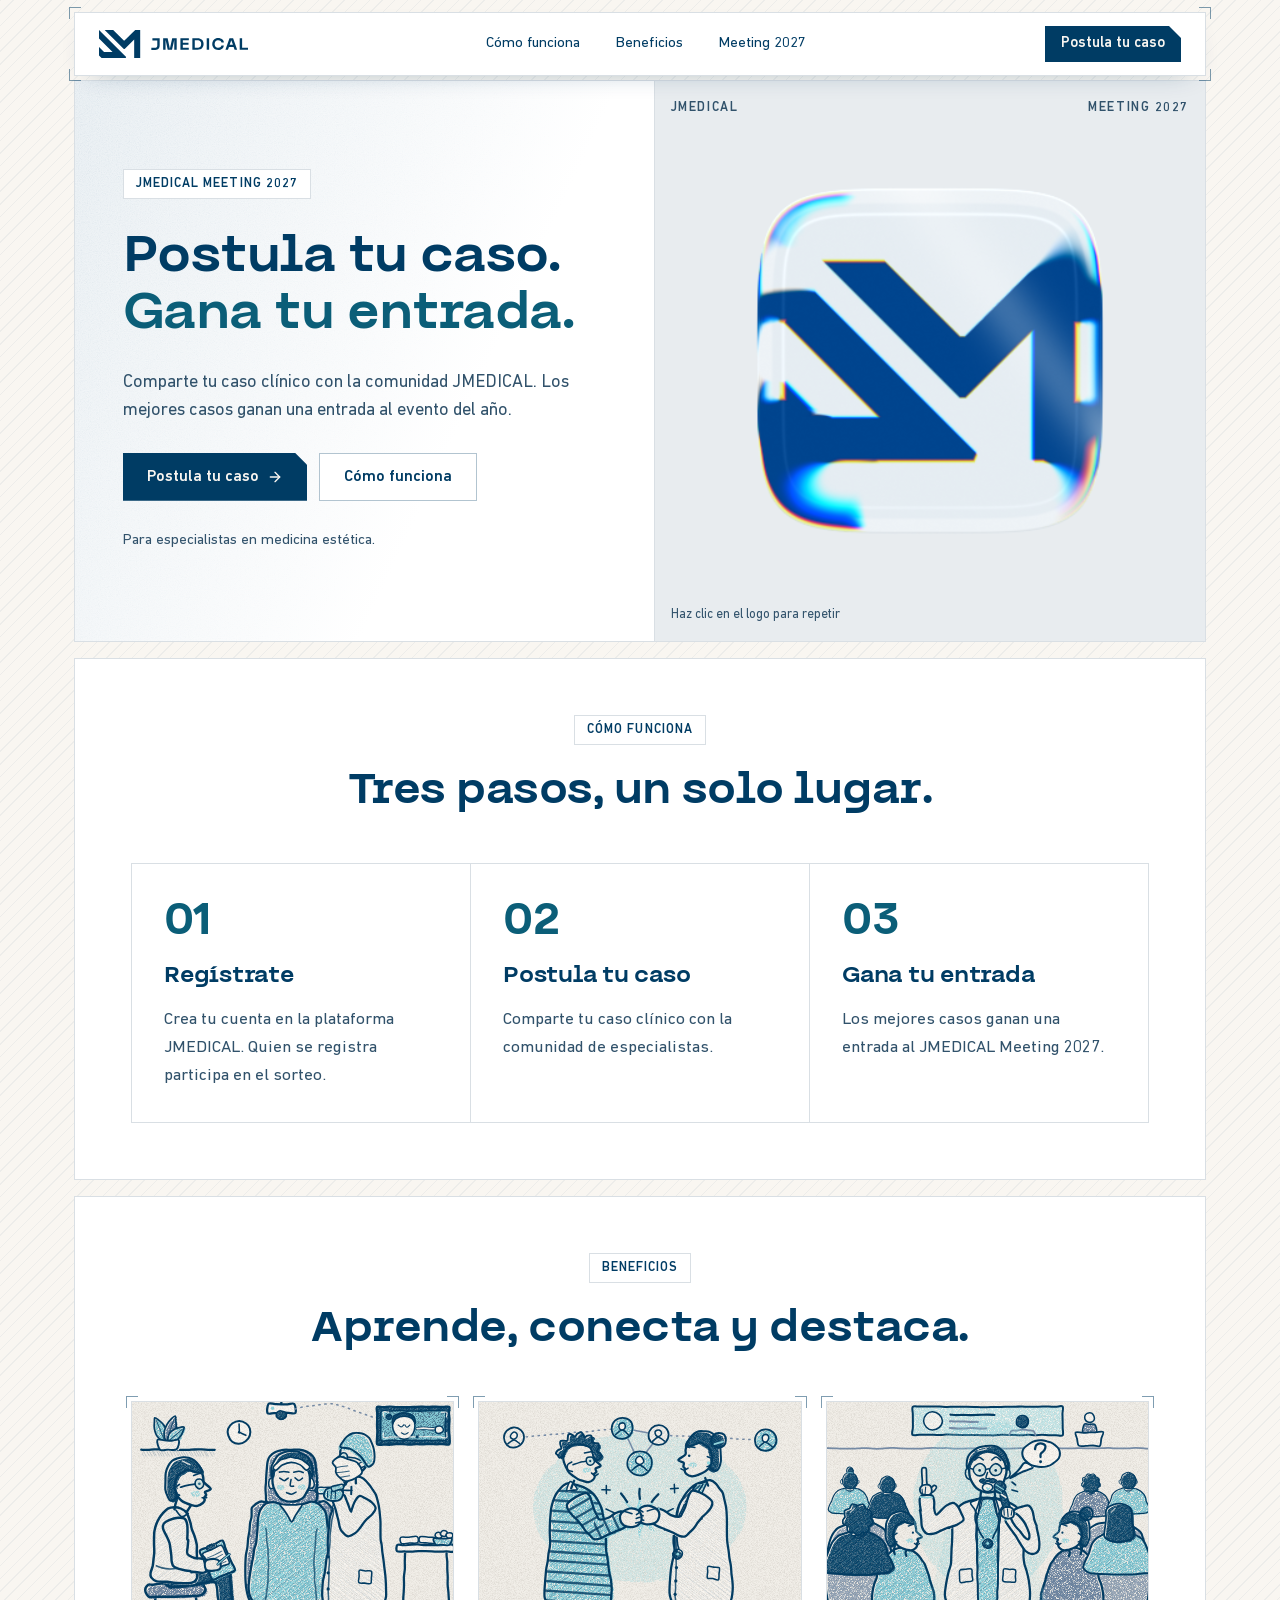
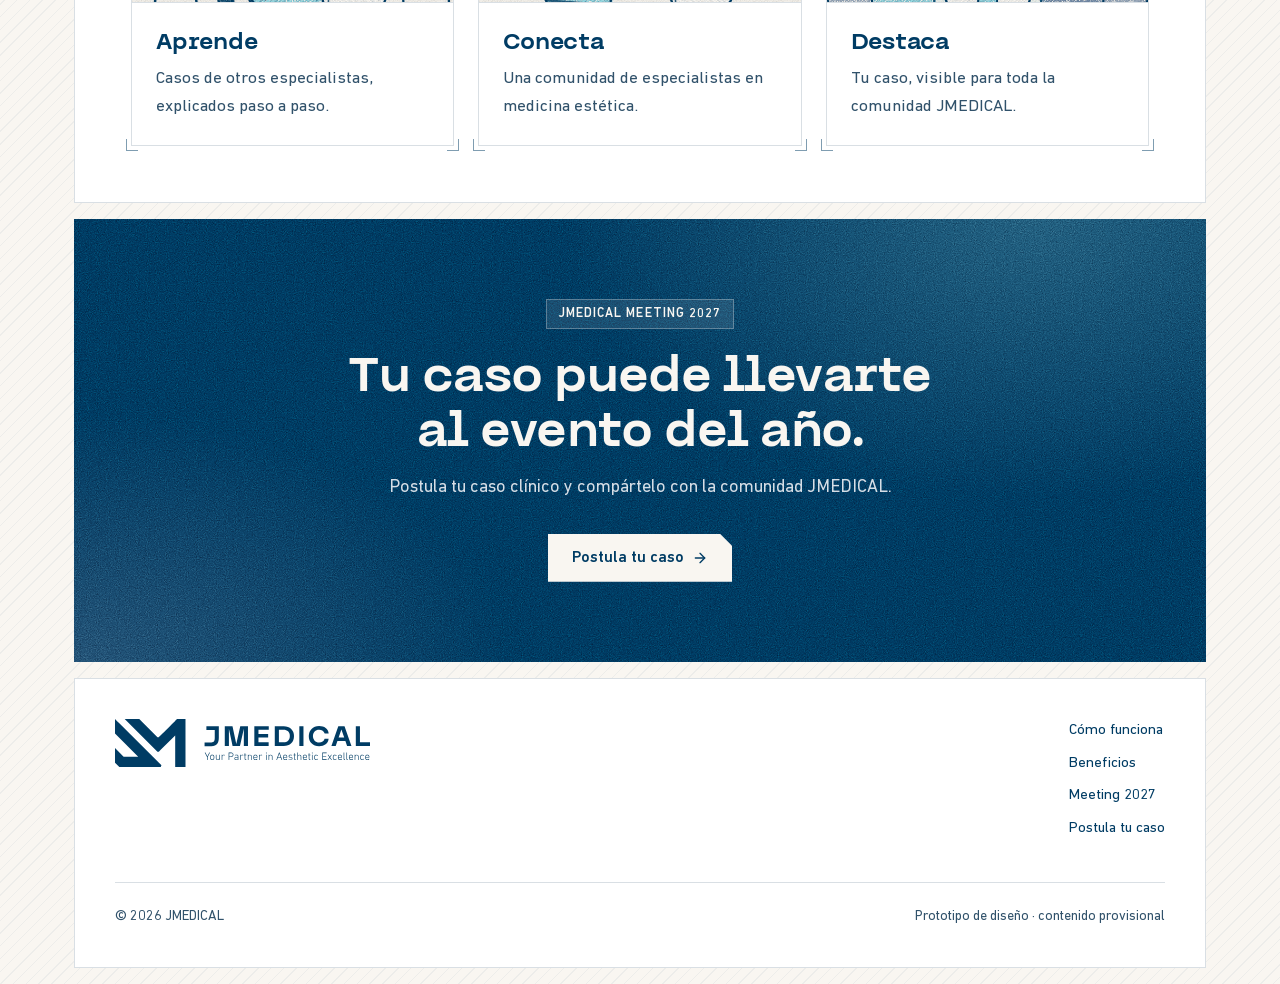
<file: index.html>
<!doctype html>
<html lang="es" data-brand="jmedical">
  <head>
    <meta charset="utf-8" />
    <meta name="viewport" content="width=device-width, initial-scale=1" />
    <meta name="robots" content="noindex, nofollow" />
    <title>JMEDICAL · Plataforma</title>
    <meta name="description" content="Prototipo de la plataforma JMEDICAL: postula tu caso clínico y gana tu entrada al JMEDICAL Meeting 2027." />
    <link rel="icon" href="./favicon.svg" type="image/svg+xml" />
    <script type="module" crossorigin src="./assets/index-BurIhJHu.js"></script>
    <link rel="modulepreload" crossorigin href="./assets/logo-azul-BkGn1NT_.js">
    <link rel="modulepreload" crossorigin href="./assets/brand-glass-reveal-BAnsh-I4.js">
    <link rel="modulepreload" crossorigin href="./assets/skip-link-Biw4qEdV.js">
    <link rel="stylesheet" crossorigin href="./assets/logo-azul-B99ZChij.css">
  </head>
  <body>
    <div id="root"></div>
  </body>
</html>
</file>
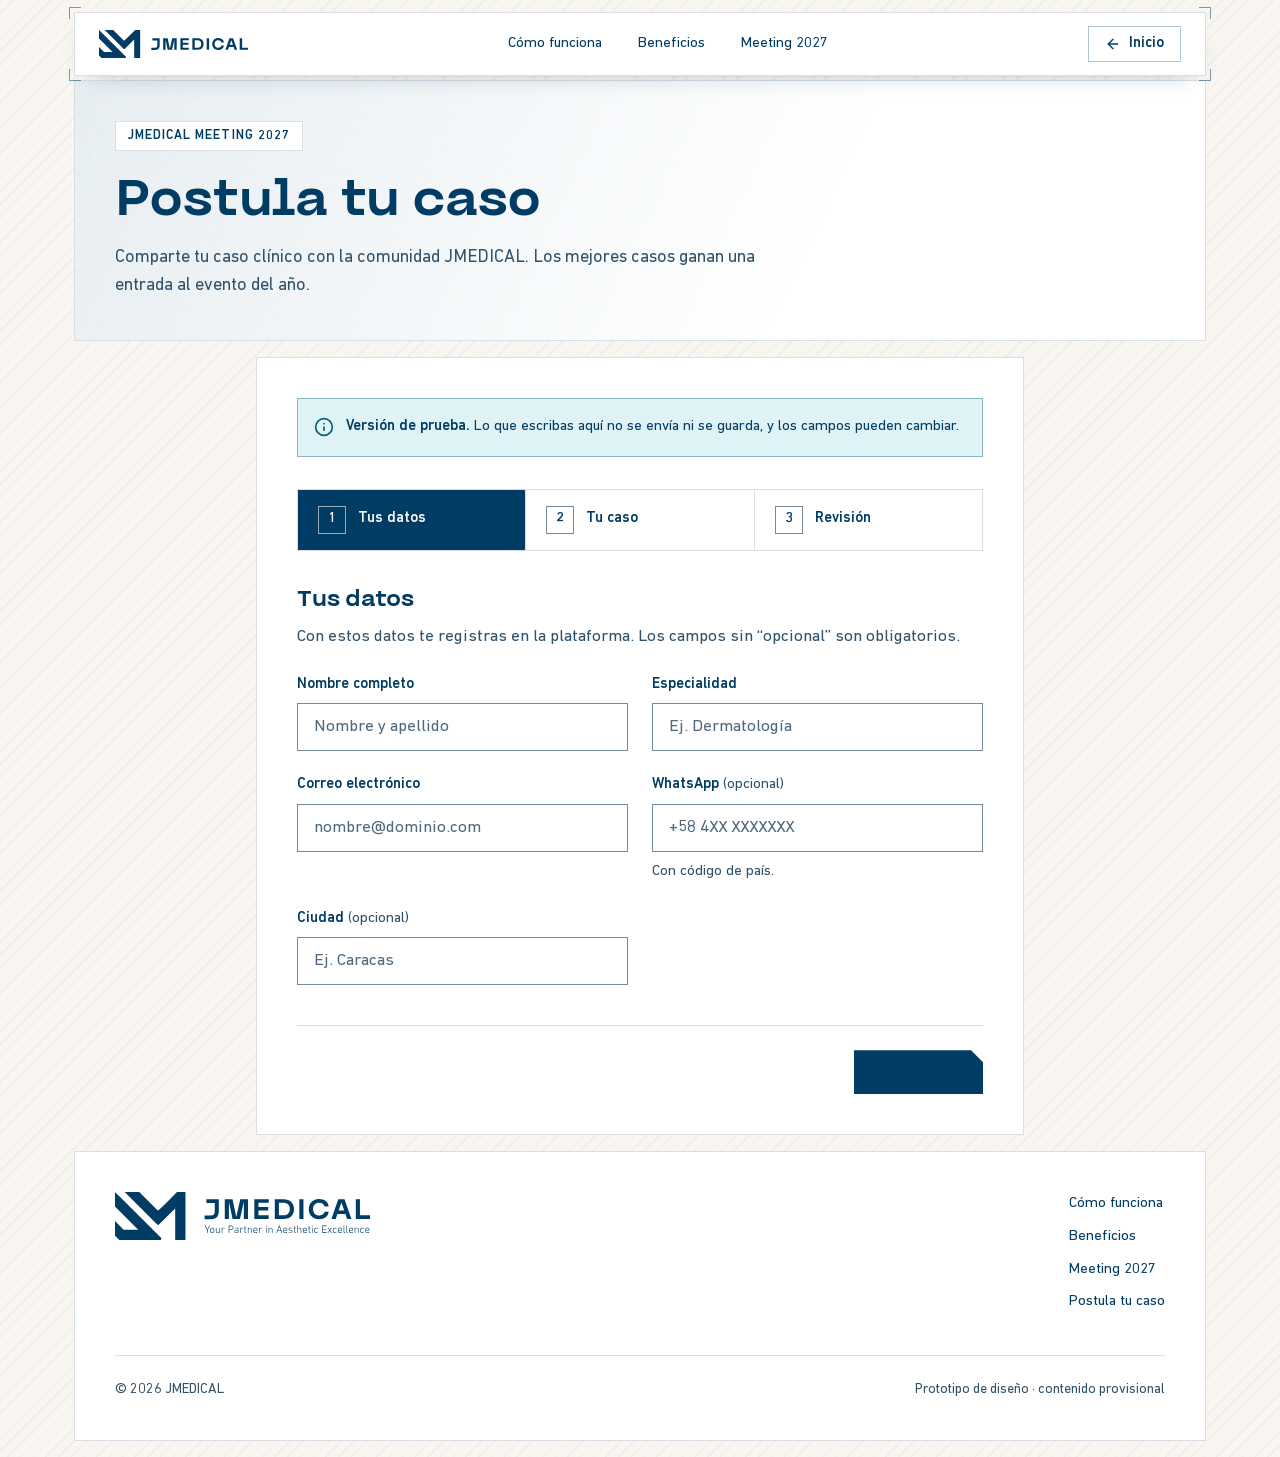
<file: postula.html>
<!doctype html>
<html lang="es" data-brand="jmedical">
  <head>
    <meta charset="utf-8" />
    <meta name="viewport" content="width=device-width, initial-scale=1" />
    <meta name="robots" content="noindex, nofollow" />
    <title>Postula tu caso · JMEDICAL</title>
    <meta name="description" content="Postula tu caso clínico y compártelo con la comunidad JMEDICAL. Versión de prueba." />
    <link rel="icon" href="./favicon.svg" type="image/svg+xml" />
    <script type="module" crossorigin src="./assets/postula-BrckkOPz.js"></script>
    <link rel="modulepreload" crossorigin href="./assets/logo-azul-BkGn1NT_.js">
    <link rel="modulepreload" crossorigin href="./assets/field-BmCjv1d0.js">
    <link rel="modulepreload" crossorigin href="./assets/skip-link-Biw4qEdV.js">
    <link rel="stylesheet" crossorigin href="./assets/logo-azul-B99ZChij.css">
  </head>
  <body>
    <div id="root"></div>
  </body>
</html>
</file>
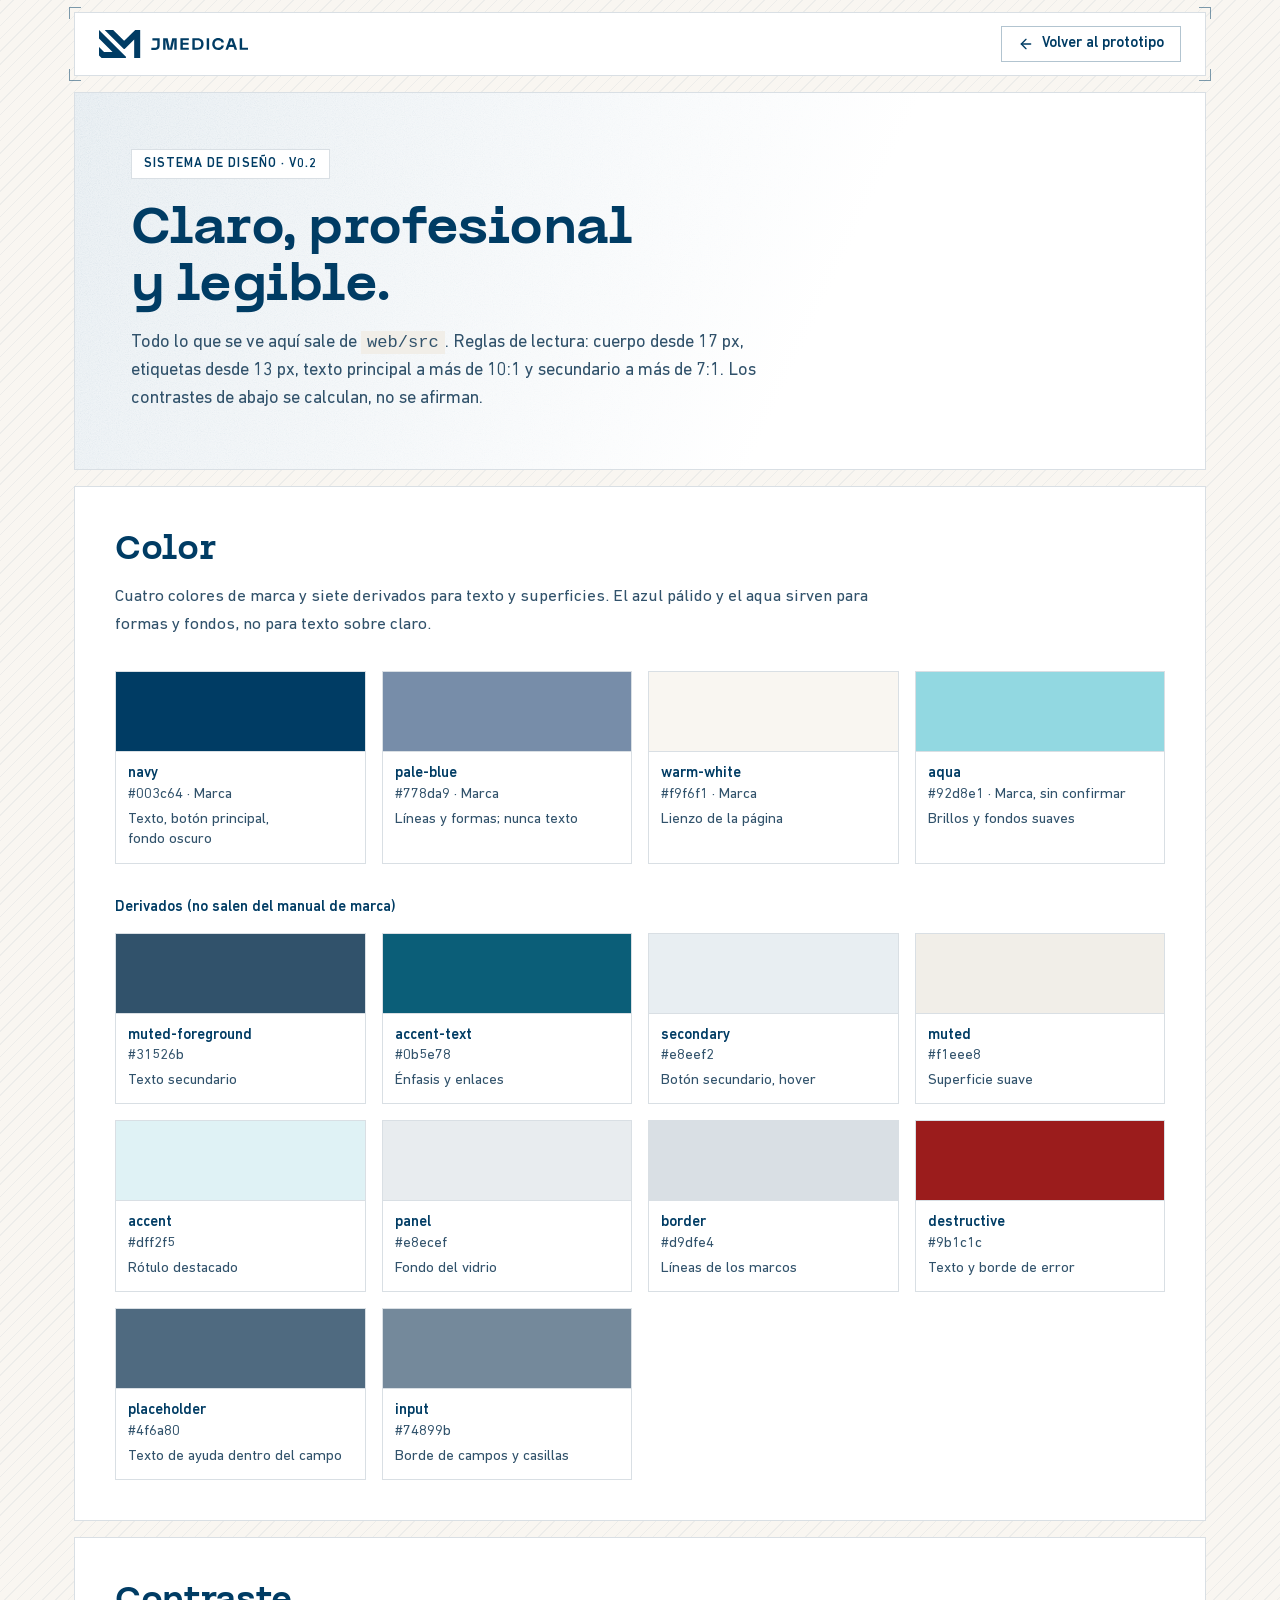
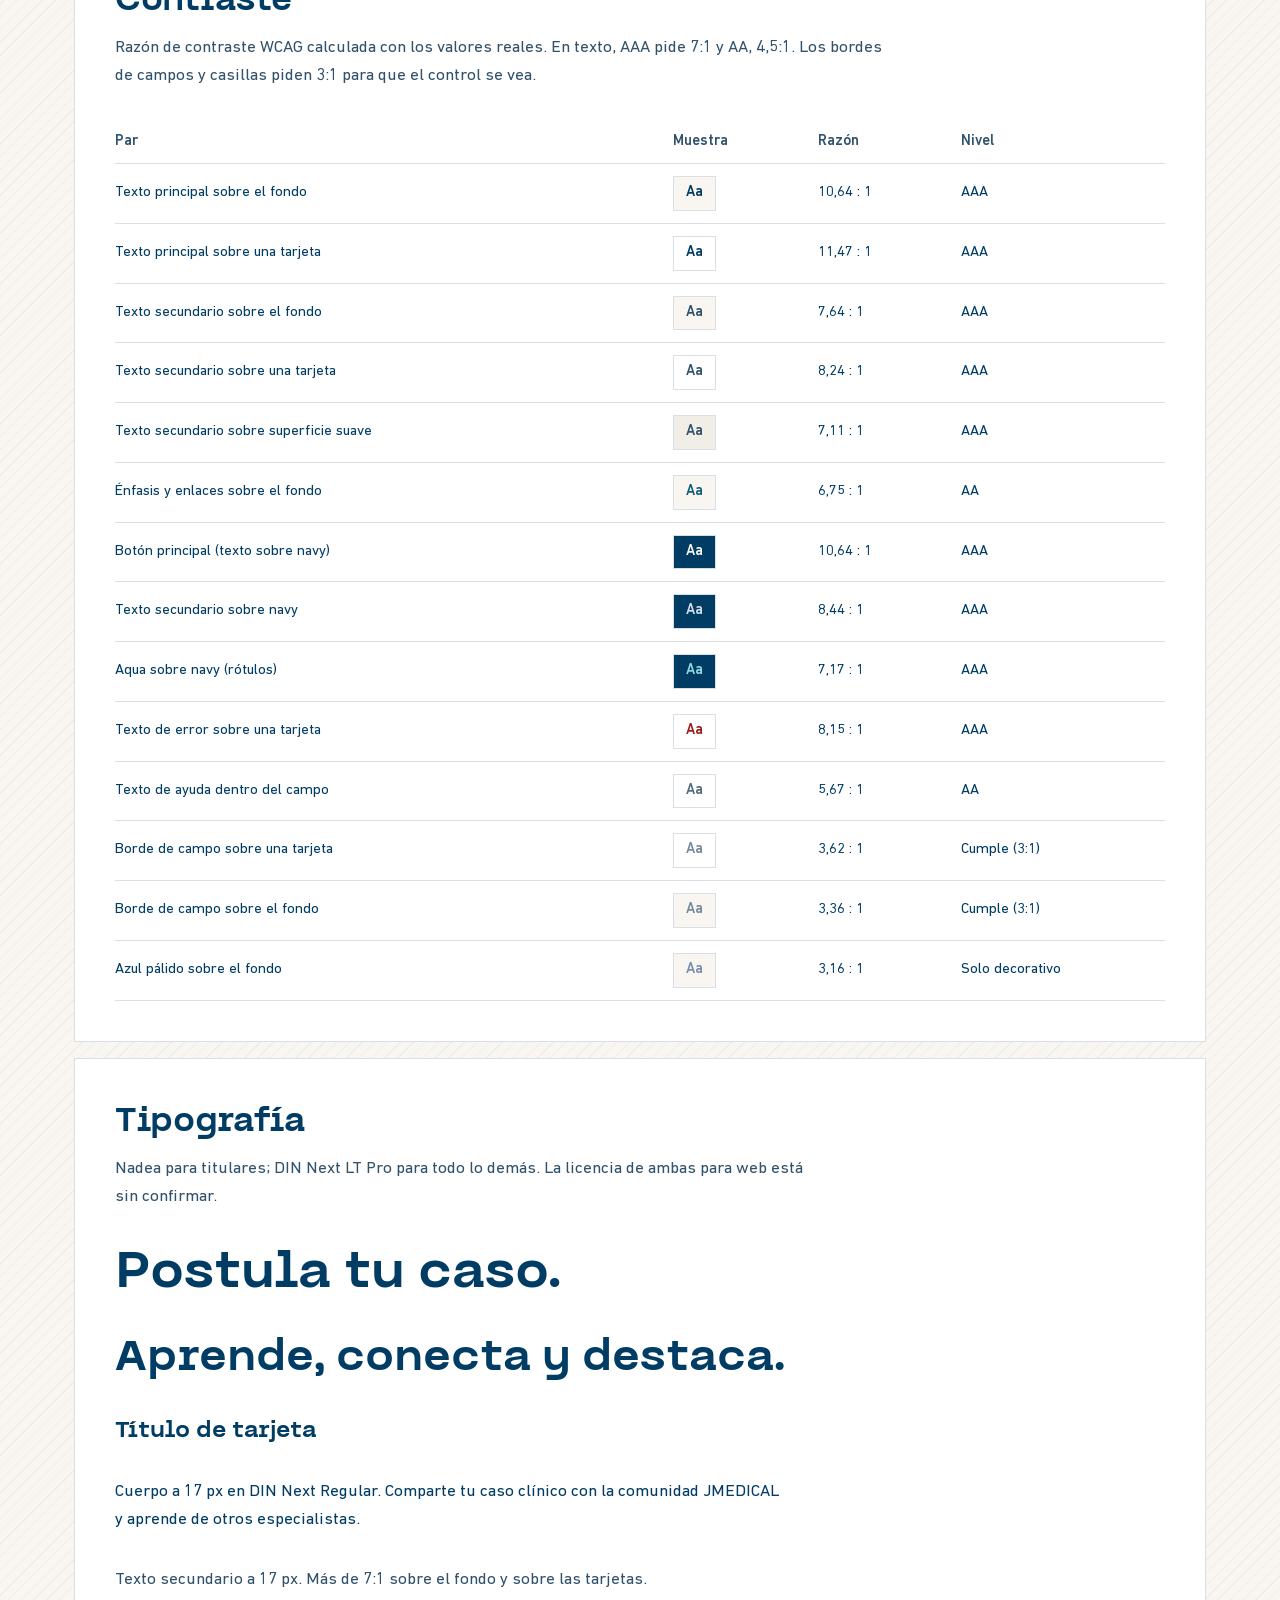
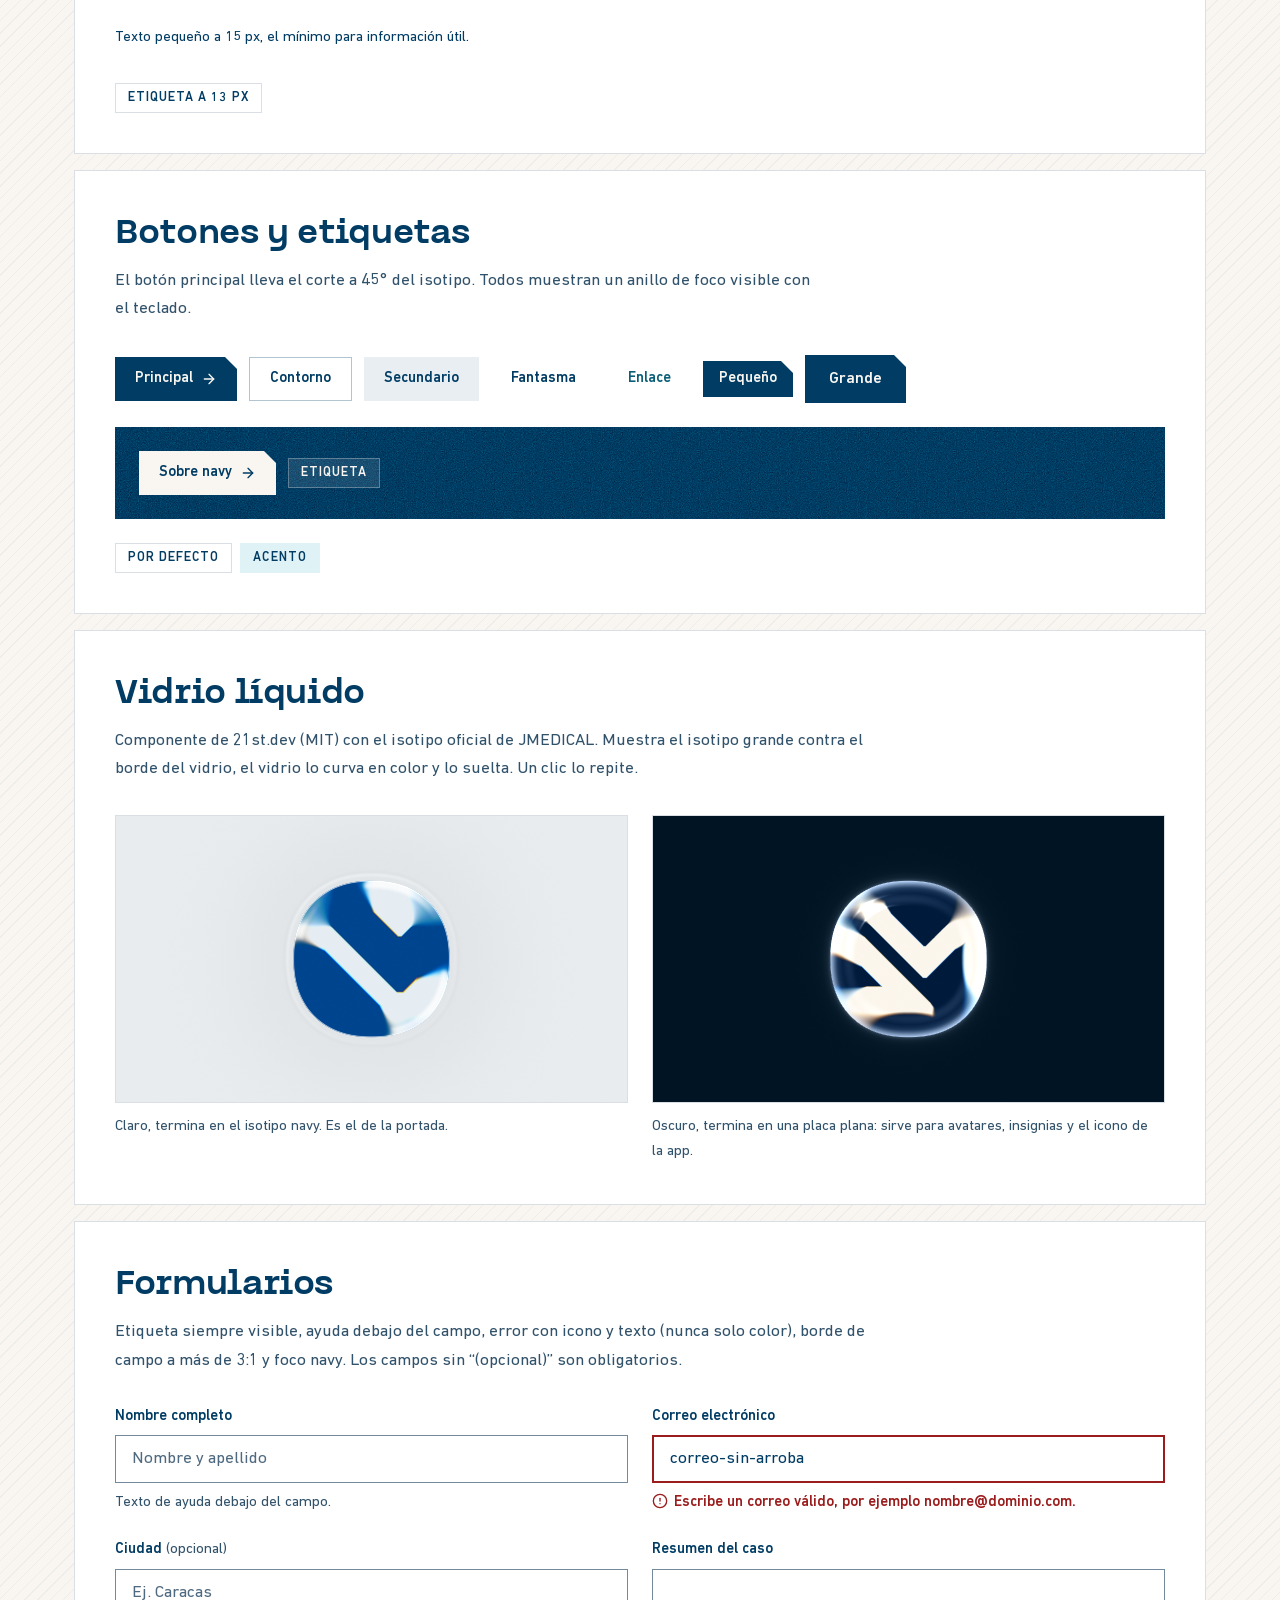
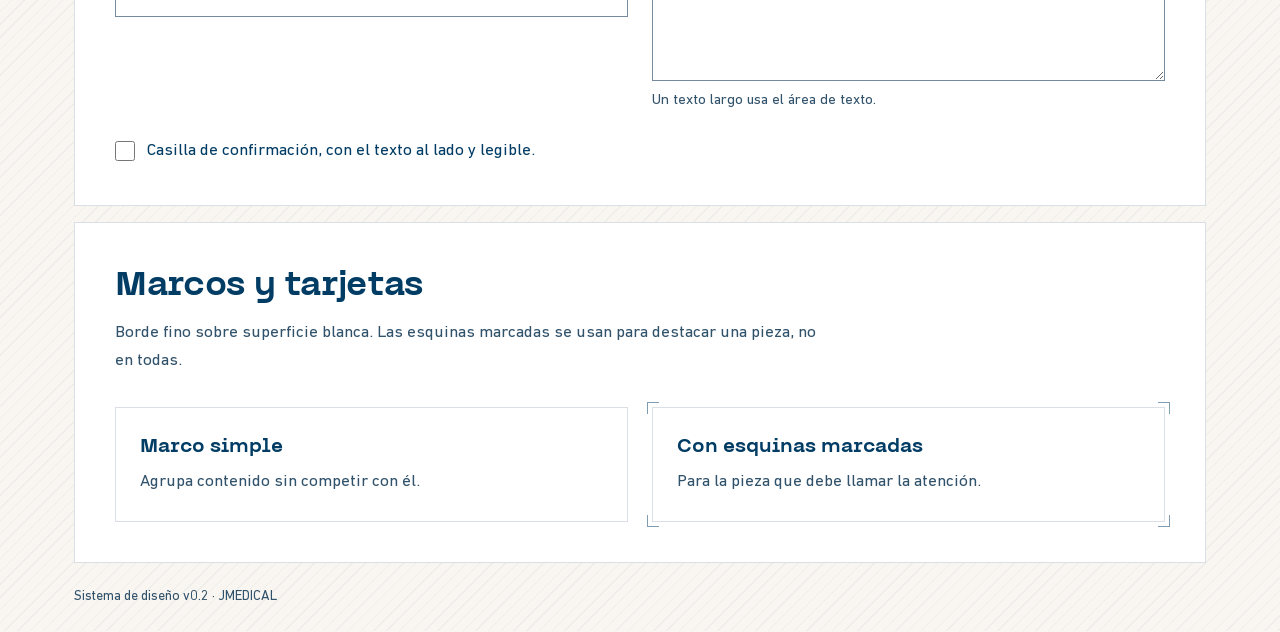
<file: sistema.html>
<!doctype html>
<html lang="es" data-brand="jmedical">
  <head>
    <meta charset="utf-8" />
    <meta name="viewport" content="width=device-width, initial-scale=1" />
    <meta name="robots" content="noindex, nofollow" />
    <title>JMEDICAL · Sistema de diseño</title>
    <link rel="icon" href="./favicon.svg" type="image/svg+xml" />
    <script type="module" crossorigin src="./assets/sistema-Dc1Xz0SZ.js"></script>
    <link rel="modulepreload" crossorigin href="./assets/logo-azul-BkGn1NT_.js">
    <link rel="modulepreload" crossorigin href="./assets/field-BmCjv1d0.js">
    <link rel="modulepreload" crossorigin href="./assets/brand-glass-reveal-BAnsh-I4.js">
    <link rel="stylesheet" crossorigin href="./assets/logo-azul-B99ZChij.css">
  </head>
  <body>
    <div id="root"></div>
  </body>
</html>
</file>
<file: assets/logo-azul-B99ZChij.css>
/*! tailwindcss v4.3.3 | MIT License | https://tailwindcss.com */
@layer properties{@supports (((-webkit-hyphens:none)) and (not (margin-trim:inline))) or ((-moz-orient:inline) and (not (color:rgb(from red r g b)))){*,:before,:after,::backdrop{--tw-rotate-x:initial;--tw-rotate-y:initial;--tw-rotate-z:initial;--tw-skew-x:initial;--tw-skew-y:initial;--tw-border-style:solid;--tw-leading:initial;--tw-font-weight:initial;--tw-tracking:initial;--tw-ordinal:initial;--tw-slashed-zero:initial;--tw-numeric-figure:initial;--tw-numeric-spacing:initial;--tw-numeric-fraction:initial;--tw-shadow:0 0 #0000;--tw-shadow-color:initial;--tw-shadow-alpha:100%;--tw-inset-shadow:0 0 #0000;--tw-inset-shadow-color:initial;--tw-inset-shadow-alpha:100%;--tw-ring-color:initial;--tw-ring-shadow:0 0 #0000;--tw-inset-ring-color:initial;--tw-inset-ring-shadow:0 0 #0000;--tw-ring-inset:initial;--tw-ring-offset-width:0px;--tw-ring-offset-color:#fff;--tw-ring-offset-shadow:0 0 #0000;--tw-outline-style:solid;--tw-blur:initial;--tw-brightness:initial;--tw-contrast:initial;--tw-grayscale:initial;--tw-hue-rotate:initial;--tw-invert:initial;--tw-opacity:initial;--tw-saturate:initial;--tw-sepia:initial;--tw-drop-shadow:initial;--tw-drop-shadow-color:initial;--tw-drop-shadow-alpha:100%;--tw-drop-shadow-size:initial;--tw-backdrop-blur:initial;--tw-backdrop-brightness:initial;--tw-backdrop-contrast:initial;--tw-backdrop-grayscale:initial;--tw-backdrop-hue-rotate:initial;--tw-backdrop-invert:initial;--tw-backdrop-opacity:initial;--tw-backdrop-saturate:initial;--tw-backdrop-sepia:initial}}}@layer theme{:root,:host{--font-mono:ui-monospace, SFMono-Regular, Menlo, Monaco, Consolas, "Liberation Mono", "Courier New", monospace;--color-white:#fff;--spacing:.25rem;--container-xl:36rem;--container-2xl:42rem;--container-3xl:48rem;--text-sm:.875rem;--text-sm--line-height:calc(1.25 / .875);--text-base:1rem;--text-base--line-height:calc(1.5 / 1);--text-lg:1.125rem;--text-lg--line-height:calc(1.75 / 1.125);--text-xl:1.25rem;--text-xl--line-height:calc(1.75 / 1.25);--text-2xl:1.5rem;--text-2xl--line-height:calc(2 / 1.5);--text-3xl:1.875rem;--text-3xl--line-height:calc(2.25 / 1.875);--text-5xl:3rem;--text-5xl--line-height:1;--font-weight-normal:400;--font-weight-medium:500;--font-weight-semibold:600;--leading-tight:1.25;--leading-snug:1.375;--leading-relaxed:1.625;--default-transition-duration:.15s;--default-transition-timing-function:cubic-bezier(.4, 0, .2, 1);--default-font-family:"DIN Next LT Pro", ui-sans-serif, system-ui, sans-serif;--default-mono-font-family:var(--font-mono);--font-display:"Nadea", "DIN Next LT Pro", ui-sans-serif, system-ui, sans-serif}}@layer base{*,:after,:before,::backdrop{box-sizing:border-box;border:0 solid;margin:0;padding:0}::file-selector-button{box-sizing:border-box;border:0 solid;margin:0;padding:0}html,:host{-webkit-text-size-adjust:100%;tab-size:4;line-height:1.5;font-family:var(--default-font-family,-apple-system, BlinkMacSystemFont, "Segoe UI", Roboto, "Helvetica Neue", "Noto Sans", Arial, sans-serif, "Apple Color Emoji", "Segoe UI Emoji", "Segoe UI Symbol", "Noto Color Emoji");font-feature-settings:var(--default-font-feature-settings,normal);font-variation-settings:var(--default-font-variation-settings,normal);-webkit-tap-highlight-color:transparent}hr{height:0;color:inherit;border-top-width:1px}abbr:where([title]){-webkit-text-decoration:underline dotted;text-decoration:underline dotted}h1,h2,h3,h4,h5,h6{font-size:inherit;font-weight:inherit}a{color:inherit;-webkit-text-decoration:inherit;-webkit-text-decoration:inherit;-webkit-text-decoration:inherit;-webkit-text-decoration:inherit;text-decoration:inherit}b,strong{font-weight:bolder}code,kbd,samp,pre{font-family:var(--default-mono-font-family,ui-monospace, SFMono-Regular, Menlo, Monaco, Consolas, "Liberation Mono", "Courier New", monospace);font-feature-settings:var(--default-mono-font-feature-settings,normal);font-variation-settings:var(--default-mono-font-variation-settings,normal);font-size:1em}small{font-size:80%}sub,sup{vertical-align:baseline;font-size:75%;line-height:0;position:relative}sub{bottom:-.25em}sup{top:-.5em}table{text-indent:0;border-color:inherit;border-collapse:collapse}:-moz-focusring:where(:not(iframe)){outline:auto}progress{vertical-align:baseline}summary{display:list-item}ol,ul,menu{list-style:none}img,svg,video,canvas,audio,iframe,embed,object{vertical-align:middle;display:block}img,video{max-width:100%;height:auto}button,input,select,optgroup,textarea{font:inherit;font-feature-settings:inherit;font-variation-settings:inherit;letter-spacing:inherit;color:inherit;opacity:1;background-color:#0000;border-radius:0}::file-selector-button{font:inherit;font-feature-settings:inherit;font-variation-settings:inherit;letter-spacing:inherit;color:inherit;opacity:1;background-color:#0000;border-radius:0}:where(select:is([multiple],[size])) optgroup{font-weight:bolder}:where(select:is([multiple],[size])) optgroup option{padding-inline-start:20px}::file-selector-button{margin-inline-end:4px}::placeholder{opacity:1}@supports (not ((-webkit-appearance:-apple-pay-button))) or (contain-intrinsic-size:1px){::placeholder{color:currentColor}@supports (color:color-mix(in lab, red, red)){::placeholder{color:color-mix(in oklab, currentcolor 50%, transparent)}}}textarea{resize:vertical}::-webkit-search-decoration{-webkit-appearance:none}::-webkit-date-and-time-value{min-height:1lh;text-align:inherit}::-webkit-datetime-edit{display:inline-flex}::-webkit-datetime-edit-fields-wrapper{padding:0}::-webkit-datetime-edit{padding-block:0}::-webkit-datetime-edit-year-field{padding-block:0}::-webkit-datetime-edit-month-field{padding-block:0}::-webkit-datetime-edit-day-field{padding-block:0}::-webkit-datetime-edit-hour-field{padding-block:0}::-webkit-datetime-edit-minute-field{padding-block:0}::-webkit-datetime-edit-second-field{padding-block:0}::-webkit-datetime-edit-millisecond-field{padding-block:0}::-webkit-datetime-edit-meridiem-field{padding-block:0}::-webkit-calendar-picker-indicator{line-height:1}:-moz-ui-invalid{box-shadow:none}button,input:where([type=button],[type=reset],[type=submit]){appearance:button}::file-selector-button{appearance:button}::-webkit-inner-spin-button{height:auto}::-webkit-outer-spin-button{height:auto}[hidden]:where(:not([hidden=until-found])){display:none!important}*{border-color:var(--border)}h1,h2,h3,h4{font-family:var(--font-display);letter-spacing:-.01em;text-wrap:balance;font-weight:600}p{text-wrap:pretty}:focus-visible{outline:2px solid var(--navy);outline-offset:3px}::selection{background:var(--aqua);color:var(--navy)}}@layer components;@layer utilities{.grain{position:relative}.grain:after{content:"";pointer-events:none;opacity:.5;mix-blend-mode:soft-light;background:url("data:image/svg+xml,%3csvg%20xmlns='http://www.w3.org/2000/svg'%20width='256'%20height='256'%3e%3cfilter%20id='n'%20x='0'%20y='0'%20width='100%25'%20height='100%25'%20color-interpolation-filters='sRGB'%3e%3cfeTurbulence%20type='fractalNoise'%20baseFrequency='0.9'%20numOctaves='3'%20seed='7'%20stitchTiles='stitch'/%3e%3cfeColorMatrix%20type='matrix'%20values='0.33%200.33%200.33%200%200%200.33%200.33%200.33%200%200%200.33%200.33%200.33%200%200%200%200%200%200%201'/%3e%3cfeComponentTransfer%3e%3cfeFuncR%20type='linear'%20slope='2.2'%20intercept='-0.6'/%3e%3cfeFuncG%20type='linear'%20slope='2.2'%20intercept='-0.6'/%3e%3cfeFuncB%20type='linear'%20slope='2.2'%20intercept='-0.6'/%3e%3c/feComponentTransfer%3e%3c/filter%3e%3crect%20width='100%25'%20height='100%25'%20filter='url(%23n)'/%3e%3c/svg%3e") 0 0/256px 256px;position:absolute;inset:0}.pointer-events-none{pointer-events:none}.\!visible{visibility:visible!important}.visible{visibility:visible}.sr-only{clip-path:inset(50%);white-space:nowrap;border-width:0;width:1px;height:1px;margin:-1px;padding:0;position:absolute;overflow:hidden}.absolute{position:absolute}.fixed{position:fixed}.relative{position:relative}.static{position:static}.sticky{position:sticky}.inset-0{inset:0}.-top-1\.5{top:calc(var(--spacing) * -1.5)}.top-3{top:calc(var(--spacing) * 3)}.top-4{top:calc(var(--spacing) * 4)}.-right-1\.5{right:calc(var(--spacing) * -1.5)}.right-4{right:calc(var(--spacing) * 4)}.-bottom-1\.5{bottom:calc(var(--spacing) * -1.5)}.bottom-4{bottom:calc(var(--spacing) * 4)}.-left-1\.5{left:calc(var(--spacing) * -1.5)}.left-4{left:calc(var(--spacing) * 4)}.isolate{isolation:isolate}.z-10{z-index:10}.z-40{z-index:40}.container{width:100%}@media (width>=40rem){.container{max-width:40rem}}@media (width>=48rem){.container{max-width:48rem}}@media (width>=64rem){.container{max-width:64rem}}@media (width>=80rem){.container{max-width:80rem}}@media (width>=96rem){.container{max-width:96rem}}.m-auto{margin:auto}.mx-auto{margin-inline:auto}.mt-0\.5{margin-top:calc(var(--spacing) * .5)}.mt-1{margin-top:var(--spacing)}.mt-2{margin-top:calc(var(--spacing) * 2)}.mt-3{margin-top:calc(var(--spacing) * 3)}.mt-4{margin-top:calc(var(--spacing) * 4)}.mt-5{margin-top:calc(var(--spacing) * 5)}.mt-6{margin-top:calc(var(--spacing) * 6)}.mt-8{margin-top:calc(var(--spacing) * 8)}.mt-10{margin-top:calc(var(--spacing) * 10)}.mt-12{margin-top:calc(var(--spacing) * 12)}.mb-3{margin-bottom:calc(var(--spacing) * 3)}.mb-6{margin-bottom:calc(var(--spacing) * 6)}.mb-8{margin-bottom:calc(var(--spacing) * 8)}.block{display:block}.flex{display:flex}.grid{display:grid}.hidden{display:none}.inline{display:inline}.inline-block{display:inline-block}.inline-flex{display:inline-flex}.aspect-\[16\/10\]{aspect-ratio:16/10}.size-3{width:calc(var(--spacing) * 3);height:calc(var(--spacing) * 3)}.size-4{width:calc(var(--spacing) * 4);height:calc(var(--spacing) * 4)}.size-5{width:calc(var(--spacing) * 5);height:calc(var(--spacing) * 5)}.size-7{width:calc(var(--spacing) * 7);height:calc(var(--spacing) * 7)}.size-10{width:calc(var(--spacing) * 10);height:calc(var(--spacing) * 10)}.size-14{width:calc(var(--spacing) * 14);height:calc(var(--spacing) * 14)}.h-7{height:calc(var(--spacing) * 7)}.h-9{height:calc(var(--spacing) * 9)}.h-11{height:calc(var(--spacing) * 11)}.h-12{height:calc(var(--spacing) * 12)}.h-16{height:calc(var(--spacing) * 16)}.h-20{height:calc(var(--spacing) * 20)}.h-72{height:calc(var(--spacing) * 72)}.h-full{height:100%}.min-h-28{min-height:calc(var(--spacing) * 28)}.min-h-36{min-height:calc(var(--spacing) * 36)}.min-h-\[340px\]{min-height:340px}.w-auto{width:auto}.w-fit{width:fit-content}.w-full{width:100%}.max-w-2xl{max-width:var(--container-2xl)}.max-w-3xl{max-width:var(--container-3xl)}.max-w-\[34rem\]{max-width:34rem}.max-w-\[1180px\]{max-width:1180px}.max-w-xl{max-width:var(--container-xl)}.min-w-\[34rem\]{min-width:34rem}.shrink-0{flex-shrink:0}.grow{flex-grow:1}.border-collapse{border-collapse:collapse}.transform{transform:var(--tw-rotate-x,) var(--tw-rotate-y,) var(--tw-rotate-z,) var(--tw-skew-x,) var(--tw-skew-y,)}.cursor-pointer{cursor:pointer}.resize-y{resize:vertical}.list-disc{list-style-type:disc}.grid-cols-3{grid-template-columns:repeat(3,minmax(0,1fr))}.flex-col{flex-direction:column}.flex-wrap{flex-wrap:wrap}.place-items-center{place-items:center}.content-start{align-content:flex-start}.items-center{align-items:center}.items-start{align-items:flex-start}.justify-between{justify-content:space-between}.justify-center{justify-content:center}.justify-items-center{justify-items:center}.gap-1{gap:var(--spacing)}.gap-1\.5{gap:calc(var(--spacing) * 1.5)}.gap-2{gap:calc(var(--spacing) * 2)}.gap-3{gap:calc(var(--spacing) * 3)}.gap-4{gap:calc(var(--spacing) * 4)}.gap-5{gap:calc(var(--spacing) * 5)}.gap-6{gap:calc(var(--spacing) * 6)}.gap-7{gap:calc(var(--spacing) * 7)}.gap-8{gap:calc(var(--spacing) * 8)}.gap-9{gap:calc(var(--spacing) * 9)}.gap-px{gap:1px}.self-start{align-self:flex-start}.overflow-hidden{overflow:hidden}.overflow-x-auto{overflow-x:auto}.rounded{border-radius:.25rem}.border{border-style:var(--tw-border-style);border-width:1px}.border-2{border-style:var(--tw-border-style);border-width:2px}.border-t{border-top-style:var(--tw-border-style);border-top-width:1px}.border-r{border-right-style:var(--tw-border-style);border-right-width:1px}.border-b{border-bottom-style:var(--tw-border-style);border-bottom-width:1px}.border-l{border-left-style:var(--tw-border-style);border-left-width:1px}.border-dashed{--tw-border-style:dashed;border-style:dashed}.border-accent-text,.border-accent-text\/40{border-color:var(--accent-text)}@supports (color:color-mix(in lab, red, red)){.border-accent-text\/40{border-color:color-mix(in oklab, var(--accent-text) 40%, transparent)}}.border-border{border-color:var(--border)}.border-cream\/30{border-color:var(--warm-white)}@supports (color:color-mix(in lab, red, red)){.border-cream\/30{border-color:color-mix(in oklab, var(--warm-white) 30%, transparent)}}.border-cream\/60{border-color:var(--warm-white)}@supports (color:color-mix(in lab, red, red)){.border-cream\/60{border-color:color-mix(in oklab, var(--warm-white) 60%, transparent)}}.border-destructive{border-color:var(--destructive)}.border-foreground\/30{border-color:var(--foreground)}@supports (color:color-mix(in lab, red, red)){.border-foreground\/30{border-color:color-mix(in oklab, var(--foreground) 30%, transparent)}}.border-foreground\/50{border-color:var(--foreground)}@supports (color:color-mix(in lab, red, red)){.border-foreground\/50{border-color:color-mix(in oklab, var(--foreground) 50%, transparent)}}.border-input{border-color:var(--input)}.border-transparent{border-color:#0000}.bg-accent{background-color:var(--accent)}.bg-accent-text{background-color:var(--accent-text)}.bg-border{background-color:var(--border)}.bg-card,.bg-card\/95{background-color:var(--card)}@supports (color:color-mix(in lab, red, red)){.bg-card\/95{background-color:color-mix(in oklab, var(--card) 95%, transparent)}}.bg-cream,.bg-cream\/10{background-color:var(--warm-white)}@supports (color:color-mix(in lab, red, red)){.bg-cream\/10{background-color:color-mix(in oklab, var(--warm-white) 10%, transparent)}}.bg-muted{background-color:var(--muted)}.bg-navy{background-color:var(--navy)}.bg-panel{background-color:var(--panel)}.bg-primary{background-color:var(--primary)}.bg-secondary{background-color:var(--secondary)}.bg-\[linear-gradient\(115deg\,var\(--secondary\)\,transparent_65\%\)\]{background-image:linear-gradient(115deg,var(--secondary),transparent 65%)}.bg-\[radial-gradient\(60\%_90\%_at_85\%_0\%\,rgba\(146\,216\,225\,0\.24\)\,transparent_70\%\)\,radial-gradient\(55\%_80\%_at_0\%_100\%\,rgba\(119\,141\,169\,0\.3\)\,transparent_70\%\)\]{background-image:radial-gradient(60% 90% at 85% 0,#92d8e13d,#0000 70%),radial-gradient(55% 80% at 0 100%,#778da94d,#0000 70%)}.p-3{padding:calc(var(--spacing) * 3)}.p-4{padding:calc(var(--spacing) * 4)}.p-5{padding:calc(var(--spacing) * 5)}.p-6{padding:calc(var(--spacing) * 6)}.px-1\.5{padding-inline:calc(var(--spacing) * 1.5)}.px-3{padding-inline:calc(var(--spacing) * 3)}.px-4{padding-inline:calc(var(--spacing) * 4)}.px-5{padding-inline:calc(var(--spacing) * 5)}.px-6{padding-inline:calc(var(--spacing) * 6)}.py-0\.5{padding-block:calc(var(--spacing) * .5)}.py-1{padding-block:var(--spacing)}.py-2{padding-block:calc(var(--spacing) * 2)}.py-3{padding-block:calc(var(--spacing) * 3)}.py-4{padding-block:calc(var(--spacing) * 4)}.py-6{padding-block:calc(var(--spacing) * 6)}.py-16{padding-block:calc(var(--spacing) * 16)}.pt-3{padding-top:calc(var(--spacing) * 3)}.pt-4{padding-top:calc(var(--spacing) * 4)}.pt-6{padding-top:calc(var(--spacing) * 6)}.pr-4{padding-right:calc(var(--spacing) * 4)}.pl-5{padding-left:calc(var(--spacing) * 5)}.pl-8{padding-left:calc(var(--spacing) * 8)}.text-center{text-align:center}.text-left{text-align:left}.text-right{text-align:right}.font-display{font-family:Nadea,DIN Next LT Pro,ui-sans-serif,system-ui,sans-serif}.text-2xl{font-size:var(--text-2xl);line-height:var(--tw-leading,var(--text-2xl--line-height))}.text-3xl{font-size:var(--text-3xl);line-height:var(--tw-leading,var(--text-3xl--line-height))}.text-5xl{font-size:var(--text-5xl);line-height:var(--tw-leading,var(--text-5xl--line-height))}.text-base{font-size:var(--text-base);line-height:var(--tw-leading,var(--text-base--line-height))}.text-lg{font-size:var(--text-lg);line-height:var(--tw-leading,var(--text-lg--line-height))}.text-sm{font-size:var(--text-sm);line-height:var(--tw-leading,var(--text-sm--line-height))}.text-xl{font-size:var(--text-xl);line-height:var(--tw-leading,var(--text-xl--line-height))}.text-\[0\.95em\]{font-size:.95em}.text-\[1\.0625rem\]{font-size:1.0625rem}.text-\[13px\]{font-size:13px}.text-\[15px\]{font-size:15px}.text-\[17px\]{font-size:17px}.text-\[clamp\(1\.6rem\,1\.1rem\+1\.6vw\,2\.2rem\)\]{font-size:clamp(1.6rem,1.1rem + 1.6vw,2.2rem)}.text-\[clamp\(1\.9rem\,1\.2rem\+2\.4vw\,2\.9rem\)\]{font-size:clamp(1.9rem,1.2rem + 2.4vw,2.9rem)}.text-\[clamp\(1\.9rem\,1\.2rem\+2\.8vw\,3\.2rem\)\]{font-size:clamp(1.9rem,1.2rem + 2.8vw,3.2rem)}.text-\[clamp\(2\.25rem\,1\.3rem\+2\.7vw\,3\.4rem\)\]{font-size:clamp(2.25rem,1.3rem + 2.7vw,3.4rem)}.leading-5{--tw-leading:calc(var(--spacing) * 5);line-height:calc(var(--spacing) * 5)}.leading-\[1\.05\]{--tw-leading:1.05;line-height:1.05}.leading-\[1\.06\]{--tw-leading:1.06;line-height:1.06}.leading-\[1\.08\]{--tw-leading:1.08;line-height:1.08}.leading-none{--tw-leading:1;line-height:1}.leading-relaxed{--tw-leading:var(--leading-relaxed);line-height:var(--leading-relaxed)}.leading-snug{--tw-leading:var(--leading-snug);line-height:var(--leading-snug)}.leading-tight{--tw-leading:var(--leading-tight);line-height:var(--leading-tight)}.font-medium{--tw-font-weight:var(--font-weight-medium);font-weight:var(--font-weight-medium)}.font-normal{--tw-font-weight:var(--font-weight-normal);font-weight:var(--font-weight-normal)}.font-semibold{--tw-font-weight:var(--font-weight-semibold);font-weight:var(--font-weight-semibold)}.tracking-\[0\.08em\]{--tw-tracking:.08em;letter-spacing:.08em}.tracking-\[0\.12em\]{--tw-tracking:.12em;letter-spacing:.12em}.break-words{overflow-wrap:break-word}.whitespace-nowrap{white-space:nowrap}.whitespace-pre-wrap{white-space:pre-wrap}.text-\[\#d6dee6\]{color:#d6dee6}.text-accent-foreground{color:var(--accent-foreground)}.text-accent-text{color:var(--accent-text)}.text-cream{color:var(--warm-white)}.text-destructive{color:var(--destructive)}.text-foreground{color:var(--foreground)}.text-muted-foreground{color:var(--muted-foreground)}.text-navy{color:var(--navy)}.text-primary-foreground{color:var(--primary-foreground)}.text-secondary-foreground{color:var(--secondary-foreground)}.uppercase{text-transform:uppercase}.tabular-nums{--tw-numeric-spacing:tabular-nums;font-variant-numeric:var(--tw-ordinal,) var(--tw-slashed-zero,) var(--tw-numeric-figure,) var(--tw-numeric-spacing,) var(--tw-numeric-fraction,)}.underline{text-decoration-line:underline}.underline-offset-4{text-underline-offset:4px}.underline-offset-8{text-underline-offset:8px}.accent-navy{accent-color:var(--navy)}.shadow{--tw-shadow:0 1px 3px 0 var(--tw-shadow-color,#0000001a), 0 1px 2px -1px var(--tw-shadow-color,#0000001a);box-shadow:var(--tw-inset-shadow), var(--tw-inset-ring-shadow), var(--tw-ring-offset-shadow), var(--tw-ring-shadow), var(--tw-shadow)}.shadow-\[0_10px_28px_-18px_rgba\(0\,60\,100\,0\.45\)\]{--tw-shadow:0 10px 28px -18px var(--tw-shadow-color,#003c6473);box-shadow:var(--tw-inset-shadow), var(--tw-inset-ring-shadow), var(--tw-ring-offset-shadow), var(--tw-ring-shadow), var(--tw-shadow)}.ring{--tw-ring-shadow:var(--tw-ring-inset,) 0 0 0 calc(1px + var(--tw-ring-offset-width)) var(--tw-ring-color,currentcolor);box-shadow:var(--tw-inset-shadow), var(--tw-inset-ring-shadow), var(--tw-ring-offset-shadow), var(--tw-ring-shadow), var(--tw-shadow)}.outline{outline-style:var(--tw-outline-style);outline-width:1px}.blur{--tw-blur:blur(8px);filter:var(--tw-blur,) var(--tw-brightness,) var(--tw-contrast,) var(--tw-grayscale,) var(--tw-hue-rotate,) var(--tw-invert,) var(--tw-saturate,) var(--tw-sepia,) var(--tw-drop-shadow,)}.filter{filter:var(--tw-blur,) var(--tw-brightness,) var(--tw-contrast,) var(--tw-grayscale,) var(--tw-hue-rotate,) var(--tw-invert,) var(--tw-saturate,) var(--tw-sepia,) var(--tw-drop-shadow,)}.backdrop-blur{--tw-backdrop-blur:blur(8px);-webkit-backdrop-filter:var(--tw-backdrop-blur,) var(--tw-backdrop-brightness,) var(--tw-backdrop-contrast,) var(--tw-backdrop-grayscale,) var(--tw-backdrop-hue-rotate,) var(--tw-backdrop-invert,) var(--tw-backdrop-opacity,) var(--tw-backdrop-saturate,) var(--tw-backdrop-sepia,);backdrop-filter:var(--tw-backdrop-blur,) var(--tw-backdrop-brightness,) var(--tw-backdrop-contrast,) var(--tw-backdrop-grayscale,) var(--tw-backdrop-hue-rotate,) var(--tw-backdrop-invert,) var(--tw-backdrop-opacity,) var(--tw-backdrop-saturate,) var(--tw-backdrop-sepia,)}.transition-colors{transition-property:color,background-color,border-color,outline-color,text-decoration-color,fill,stroke,--tw-gradient-from,--tw-gradient-via,--tw-gradient-to;transition-timing-function:var(--tw-ease,var(--default-transition-timing-function));transition-duration:var(--tw-duration,var(--default-transition-duration))}.outline-none{--tw-outline-style:none;outline-style:none}.select-none{-webkit-user-select:none;user-select:none}.cut-corner{clip-path:polygon(0 0, calc(100% - var(--cut,12px)) 0, 100% var(--cut,12px), 100% 100%, 0 100%)}.placeholder\:text-placeholder::placeholder{color:var(--placeholder)}.last\:border-b-0:last-child{border-bottom-style:var(--tw-border-style);border-bottom-width:0}@media (hover:hover){.hover\:border-foreground:hover{border-color:var(--foreground)}.hover\:bg-primary\/90:hover{background-color:var(--primary)}@supports (color:color-mix(in lab, red, red)){.hover\:bg-primary\/90:hover{background-color:color-mix(in oklab, var(--primary) 90%, transparent)}}.hover\:bg-secondary:hover,.hover\:bg-secondary\/70:hover{background-color:var(--secondary)}@supports (color:color-mix(in lab, red, red)){.hover\:bg-secondary\/70:hover{background-color:color-mix(in oklab, var(--secondary) 70%, transparent)}}.hover\:bg-white:hover{background-color:var(--color-white)}.hover\:underline:hover{text-decoration-line:underline}}.focus\:not-sr-only:focus{clip-path:none;white-space:normal;width:auto;height:auto;margin:0;padding:0;position:static;overflow:visible}.focus\:fixed:focus{position:fixed}.focus\:top-4:focus{top:calc(var(--spacing) * 4)}.focus\:left-4:focus{left:calc(var(--spacing) * 4)}.focus\:z-50:focus{z-index:50}.focus\:bg-navy:focus{background-color:var(--navy)}.focus\:px-4:focus{padding-inline:calc(var(--spacing) * 4)}.focus\:py-2:focus{padding-block:calc(var(--spacing) * 2)}.focus\:text-cream:focus{color:var(--warm-white)}.focus-visible\:border-navy:focus-visible{border-color:var(--navy)}.focus-visible\:outline-2:focus-visible{outline-style:var(--tw-outline-style);outline-width:2px}.focus-visible\:outline-offset-\[3px\]:focus-visible{outline-offset:3px}.focus-visible\:outline-aqua:focus-visible{outline-color:var(--aqua)}.focus-visible\:outline-navy:focus-visible{outline-color:var(--navy)}.focus-visible\:\[clip-path\:none\]:focus-visible{clip-path:none}.disabled\:pointer-events-none:disabled{pointer-events:none}.disabled\:cursor-not-allowed:disabled{cursor:not-allowed}.disabled\:opacity-50:disabled{opacity:.5}.disabled\:opacity-60:disabled{opacity:.6}.aria-invalid\:border-2[aria-invalid=true]{border-style:var(--tw-border-style);border-width:2px}.aria-invalid\:border-destructive[aria-invalid=true]{border-color:var(--destructive)}@media (width>=40rem){.sm\:grid-cols-2{grid-template-columns:repeat(2,minmax(0,1fr))}.sm\:grid-cols-\[11rem_1fr\]{grid-template-columns:11rem 1fr}.sm\:flex-row{flex-direction:row}.sm\:justify-between{justify-content:space-between}.sm\:gap-4{gap:calc(var(--spacing) * 4)}.sm\:p-8{padding:calc(var(--spacing) * 8)}.sm\:p-10{padding:calc(var(--spacing) * 10)}.sm\:px-5{padding-inline:calc(var(--spacing) * 5)}.sm\:px-6{padding-inline:calc(var(--spacing) * 6)}.sm\:px-10{padding-inline:calc(var(--spacing) * 10)}.sm\:py-4{padding-block:calc(var(--spacing) * 4)}.sm\:py-20{padding-block:calc(var(--spacing) * 20)}}@media (width>=48rem){.md\:block{display:block}.md\:grid-cols-2{grid-template-columns:repeat(2,minmax(0,1fr))}.md\:grid-cols-3{grid-template-columns:repeat(3,minmax(0,1fr))}.md\:flex-row{flex-direction:row}.md\:items-start{align-items:flex-start}.md\:justify-between{justify-content:space-between}}@media (width>=64rem){.lg\:min-h-\[560px\]{min-height:560px}.lg\:grid-cols-4{grid-template-columns:repeat(4,minmax(0,1fr))}.lg\:grid-cols-\[1\.05fr_1fr\]{grid-template-columns:1.05fr 1fr}.lg\:border-t-0{border-top-style:var(--tw-border-style);border-top-width:0}.lg\:border-l{border-left-style:var(--tw-border-style);border-left-width:1px}.lg\:p-12{padding:calc(var(--spacing) * 12)}.lg\:p-14{padding:calc(var(--spacing) * 14)}}.\[\&_svg\]\:pointer-events-none svg{pointer-events:none}.\[\&_svg\]\:shrink-0 svg{flex-shrink:0}.\[\&_svg\:not\(\[class\*\=\'size-\'\]\)\]\:size-4 svg:not([class*=size-]){width:calc(var(--spacing) * 4);height:calc(var(--spacing) * 4)}}@font-face{font-family:Nadea;font-weight:400;font-style:normal;font-display:block;src:url(./JMEDICAL_IDENTIDAD_Nadea-Regular-e1JpHNvY.ttf)format("truetype")}@font-face{font-family:Nadea;font-weight:500;font-style:normal;font-display:block;src:url(./JMEDICAL_IDENTIDAD_Nadea-Medium-BQYv4p6Q.ttf)format("truetype")}@font-face{font-family:Nadea;font-weight:600;font-style:normal;font-display:block;src:url(./JMEDICAL_IDENTIDAD_Nadea-SemiBold-CYlxhPo1.ttf)format("truetype")}@font-face{font-family:Nadea;font-weight:700;font-style:normal;font-display:block;src:url(./JMEDICAL_IDENTIDAD_Nadea-Bold-zD5r0EJp.ttf)format("truetype")}@font-face{font-family:Nadea;font-weight:800;font-style:normal;font-display:block;src:url(./JMEDICAL_IDENTIDAD_Nadea-ExtraBold-DnL3zmEQ.ttf)format("truetype")}@font-face{font-family:Nadea;font-weight:900;font-style:normal;font-display:block;src:url(./JMEDICAL_IDENTIDAD_Nadea-Black-Cpnyu3aX.ttf)format("truetype")}@font-face{font-family:DIN Next LT Pro;font-weight:200;font-style:normal;font-display:block;src:url(./DINNextLTPro-UltraLight-BvhrYPD7.ttf)format("truetype")}@font-face{font-family:DIN Next LT Pro;font-weight:200;font-style:italic;font-display:block;src:url(./DINNextLTPro-UltraLightIt-DyR0oIN4.ttf)format("truetype")}@font-face{font-family:DIN Next LT Pro;font-weight:300;font-style:normal;font-display:block;src:url(./DINNextLTPro-Light-DulMqmmu.ttf)format("truetype")}@font-face{font-family:DIN Next LT Pro;font-weight:400;font-style:normal;font-display:block;src:url(./DINNextLTPro-Regular-BP2BHm4X.ttf)format("truetype")}@font-face{font-family:DIN Next LT Pro;font-weight:500;font-style:normal;font-display:block;src:url(./DINNextLTPro-Medium-t0_n9abC.ttf)format("truetype")}@font-face{font-family:DIN Next LT Pro;font-weight:700;font-style:normal;font-display:block;src:url(./DINNextLTPro-Bold-fTA9mq1W.ttf)format("truetype")}@font-face{font-family:DIN Next LT Pro;font-weight:800;font-style:normal;font-display:block;src:url(./DINNextLTPro-Heavy-BAtGIuEy.ttf)format("truetype")}[data-brand=jmedical]{--navy:#003c64;--pale-blue:#778da9;--warm-white:#f9f6f1;--aqua:#92d8e1;--bg:var(--warm-white);--surface:#fff;--border:#003c6429;--fg:var(--navy);--muted:#003c64b8;--accent:var(--pale-blue);--accent-2:var(--aqua);--font-display:"Nadea", system-ui, sans-serif;--font-body:"DIN Next LT Pro", system-ui, sans-serif;--font-mono:ui-monospace, Menlo, monospace;--size-display:96px;--size-headline:48px;--size-body:28px;--size-label:20px;--ease-in:cubic-bezier(.4, 0, 1, 1);--ease-out:cubic-bezier(0, 0, .2, 1);--ease-snap:cubic-bezier(.16, 1, .3, 1);--dur-in:.45s;--dur-out:.35s;--radius:16px;--pad:48px}[data-brand=jmedical][data-theme=dark]{--bg:var(--navy);--surface:#f9f6f10f;--border:#f9f6f12e;--fg:var(--warm-white);--muted:#f9f6f1b8}:root{--background:var(--warm-white);--foreground:var(--navy);--card:#fff;--card-foreground:var(--navy);--popover:#fff;--popover-foreground:var(--navy);--primary:var(--navy);--primary-foreground:var(--warm-white);--secondary:#e8eef2;--secondary-foreground:var(--navy);--muted:#f1eee8;--muted-foreground:#31526b;--accent:#dff2f5;--accent-foreground:var(--navy);--accent-text:#0b5e78;--destructive:#9b1c1c;--border:#d9dfe4;--input:#74899b;--placeholder:#4f6a80;--ring:var(--navy);--radius:.25rem;--panel:#e8ecef}html{scroll-behavior:smooth;-webkit-text-size-adjust:100%;scroll-padding-top:6rem}html body{background-color:var(--background);color:var(--foreground);-webkit-font-smoothing:antialiased;-moz-osx-font-smoothing:grayscale;background-image:repeating-linear-gradient(135deg, var(--navy) 0 1px, transparent 1px 9px);font-family:DIN Next LT Pro,ui-sans-serif,system-ui,sans-serif;font-size:1.0625rem;line-height:1.65}@supports (color:color-mix(in lab, red, red)){html body{background-image:repeating-linear-gradient(135deg, color-mix(in srgb, var(--navy) 5%, transparent) 0 1px, transparent 1px 9px)}}@media (prefers-reduced-motion:reduce){html{scroll-behavior:auto}*,:before,:after{transition-duration:.01ms!important;animation-duration:.01ms!important}}@property --tw-rotate-x{syntax:"*";inherits:false}@property --tw-rotate-y{syntax:"*";inherits:false}@property --tw-rotate-z{syntax:"*";inherits:false}@property --tw-skew-x{syntax:"*";inherits:false}@property --tw-skew-y{syntax:"*";inherits:false}@property --tw-border-style{syntax:"*";inherits:false;initial-value:solid}@property --tw-leading{syntax:"*";inherits:false}@property --tw-font-weight{syntax:"*";inherits:false}@property --tw-tracking{syntax:"*";inherits:false}@property --tw-ordinal{syntax:"*";inherits:false}@property --tw-slashed-zero{syntax:"*";inherits:false}@property --tw-numeric-figure{syntax:"*";inherits:false}@property --tw-numeric-spacing{syntax:"*";inherits:false}@property --tw-numeric-fraction{syntax:"*";inherits:false}@property --tw-shadow{syntax:"*";inherits:false;initial-value:0 0 #0000}@property --tw-shadow-color{syntax:"*";inherits:false}@property --tw-shadow-alpha{syntax:"<percentage>";inherits:false;initial-value:100%}@property --tw-inset-shadow{syntax:"*";inherits:false;initial-value:0 0 #0000}@property --tw-inset-shadow-color{syntax:"*";inherits:false}@property --tw-inset-shadow-alpha{syntax:"<percentage>";inherits:false;initial-value:100%}@property --tw-ring-color{syntax:"*";inherits:false}@property --tw-ring-shadow{syntax:"*";inherits:false;initial-value:0 0 #0000}@property --tw-inset-ring-color{syntax:"*";inherits:false}@property --tw-inset-ring-shadow{syntax:"*";inherits:false;initial-value:0 0 #0000}@property --tw-ring-inset{syntax:"*";inherits:false}@property --tw-ring-offset-width{syntax:"<length>";inherits:false;initial-value:0}@property --tw-ring-offset-color{syntax:"*";inherits:false;initial-value:#fff}@property --tw-ring-offset-shadow{syntax:"*";inherits:false;initial-value:0 0 #0000}@property --tw-outline-style{syntax:"*";inherits:false;initial-value:solid}@property --tw-blur{syntax:"*";inherits:false}@property --tw-brightness{syntax:"*";inherits:false}@property --tw-contrast{syntax:"*";inherits:false}@property --tw-grayscale{syntax:"*";inherits:false}@property --tw-hue-rotate{syntax:"*";inherits:false}@property --tw-invert{syntax:"*";inherits:false}@property --tw-opacity{syntax:"*";inherits:false}@property --tw-saturate{syntax:"*";inherits:false}@property --tw-sepia{syntax:"*";inherits:false}@property --tw-drop-shadow{syntax:"*";inherits:false}@property --tw-drop-shadow-color{syntax:"*";inherits:false}@property --tw-drop-shadow-alpha{syntax:"<percentage>";inherits:false;initial-value:100%}@property --tw-drop-shadow-size{syntax:"*";inherits:false}@property --tw-backdrop-blur{syntax:"*";inherits:false}@property --tw-backdrop-brightness{syntax:"*";inherits:false}@property --tw-backdrop-contrast{syntax:"*";inherits:false}@property --tw-backdrop-grayscale{syntax:"*";inherits:false}@property --tw-backdrop-hue-rotate{syntax:"*";inherits:false}@property --tw-backdrop-invert{syntax:"*";inherits:false}@property --tw-backdrop-opacity{syntax:"*";inherits:false}@property --tw-backdrop-saturate{syntax:"*";inherits:false}@property --tw-backdrop-sepia{syntax:"*";inherits:false}
</file>
